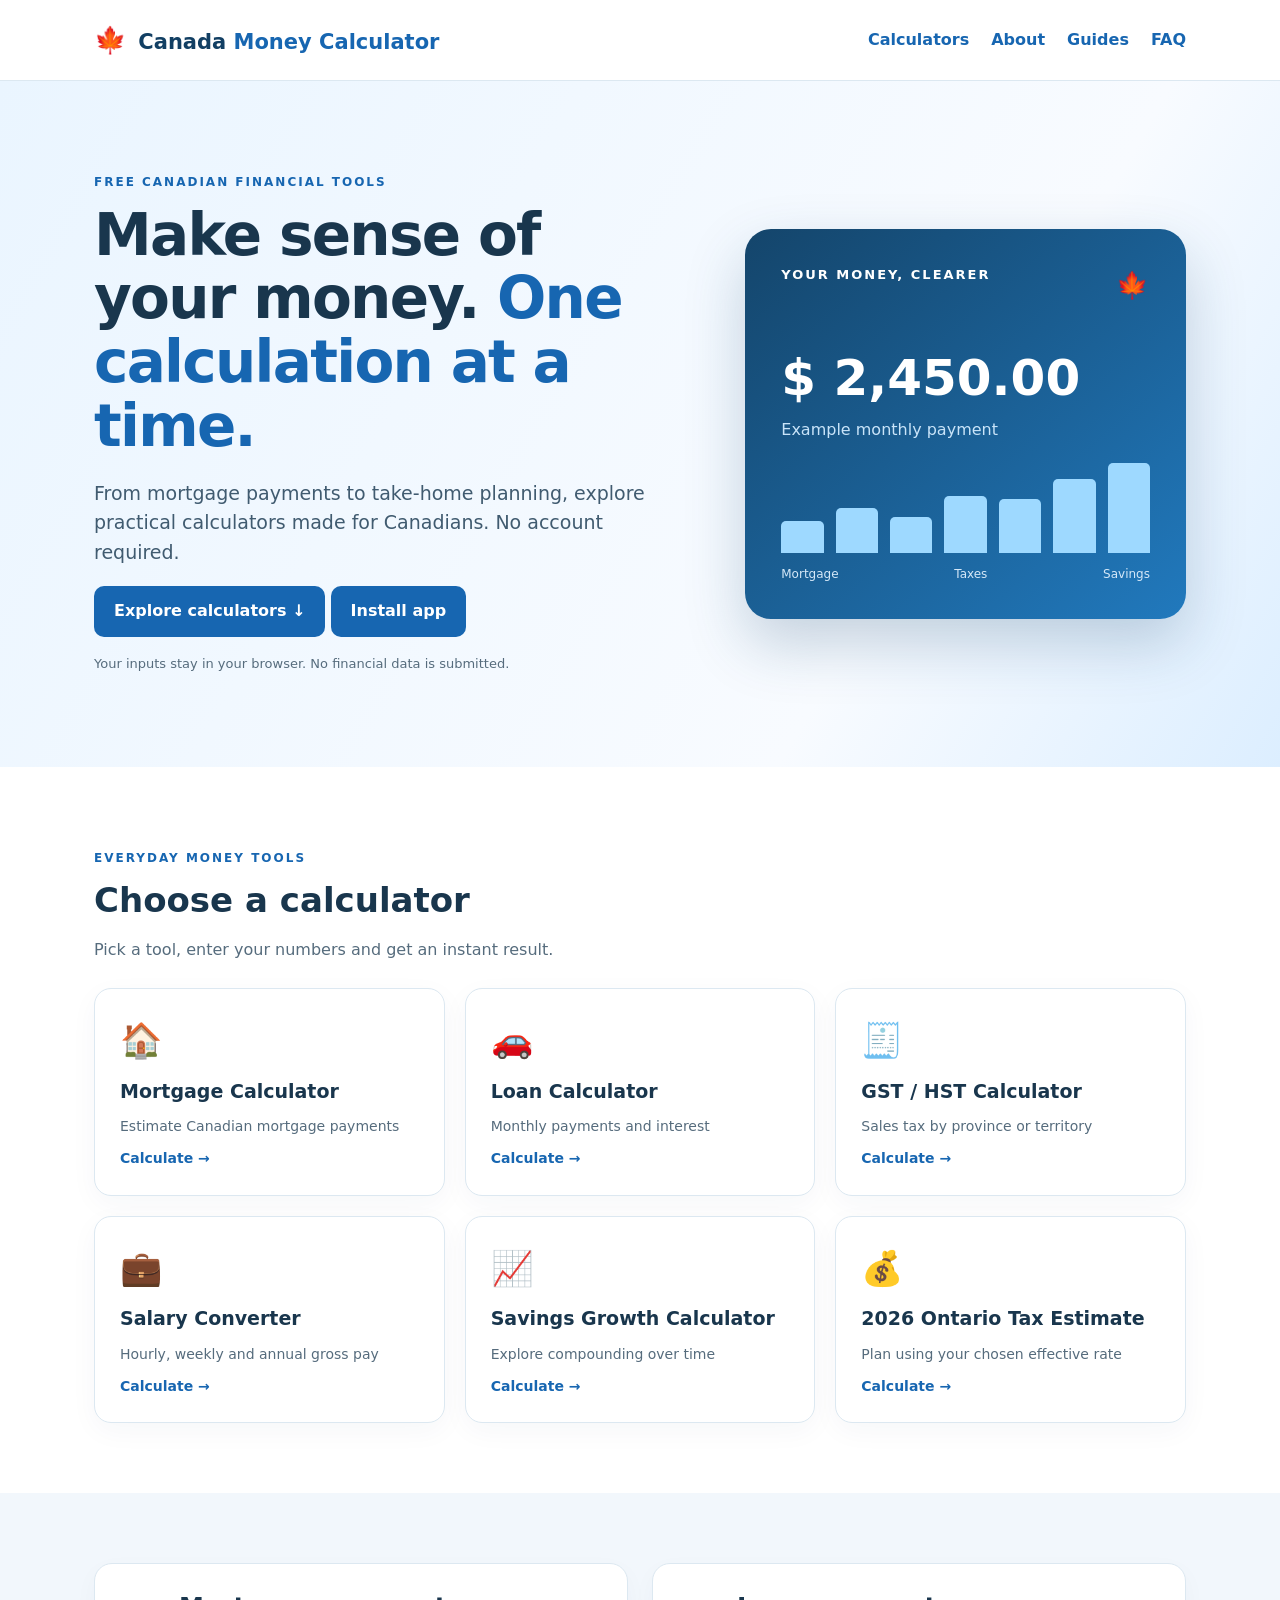
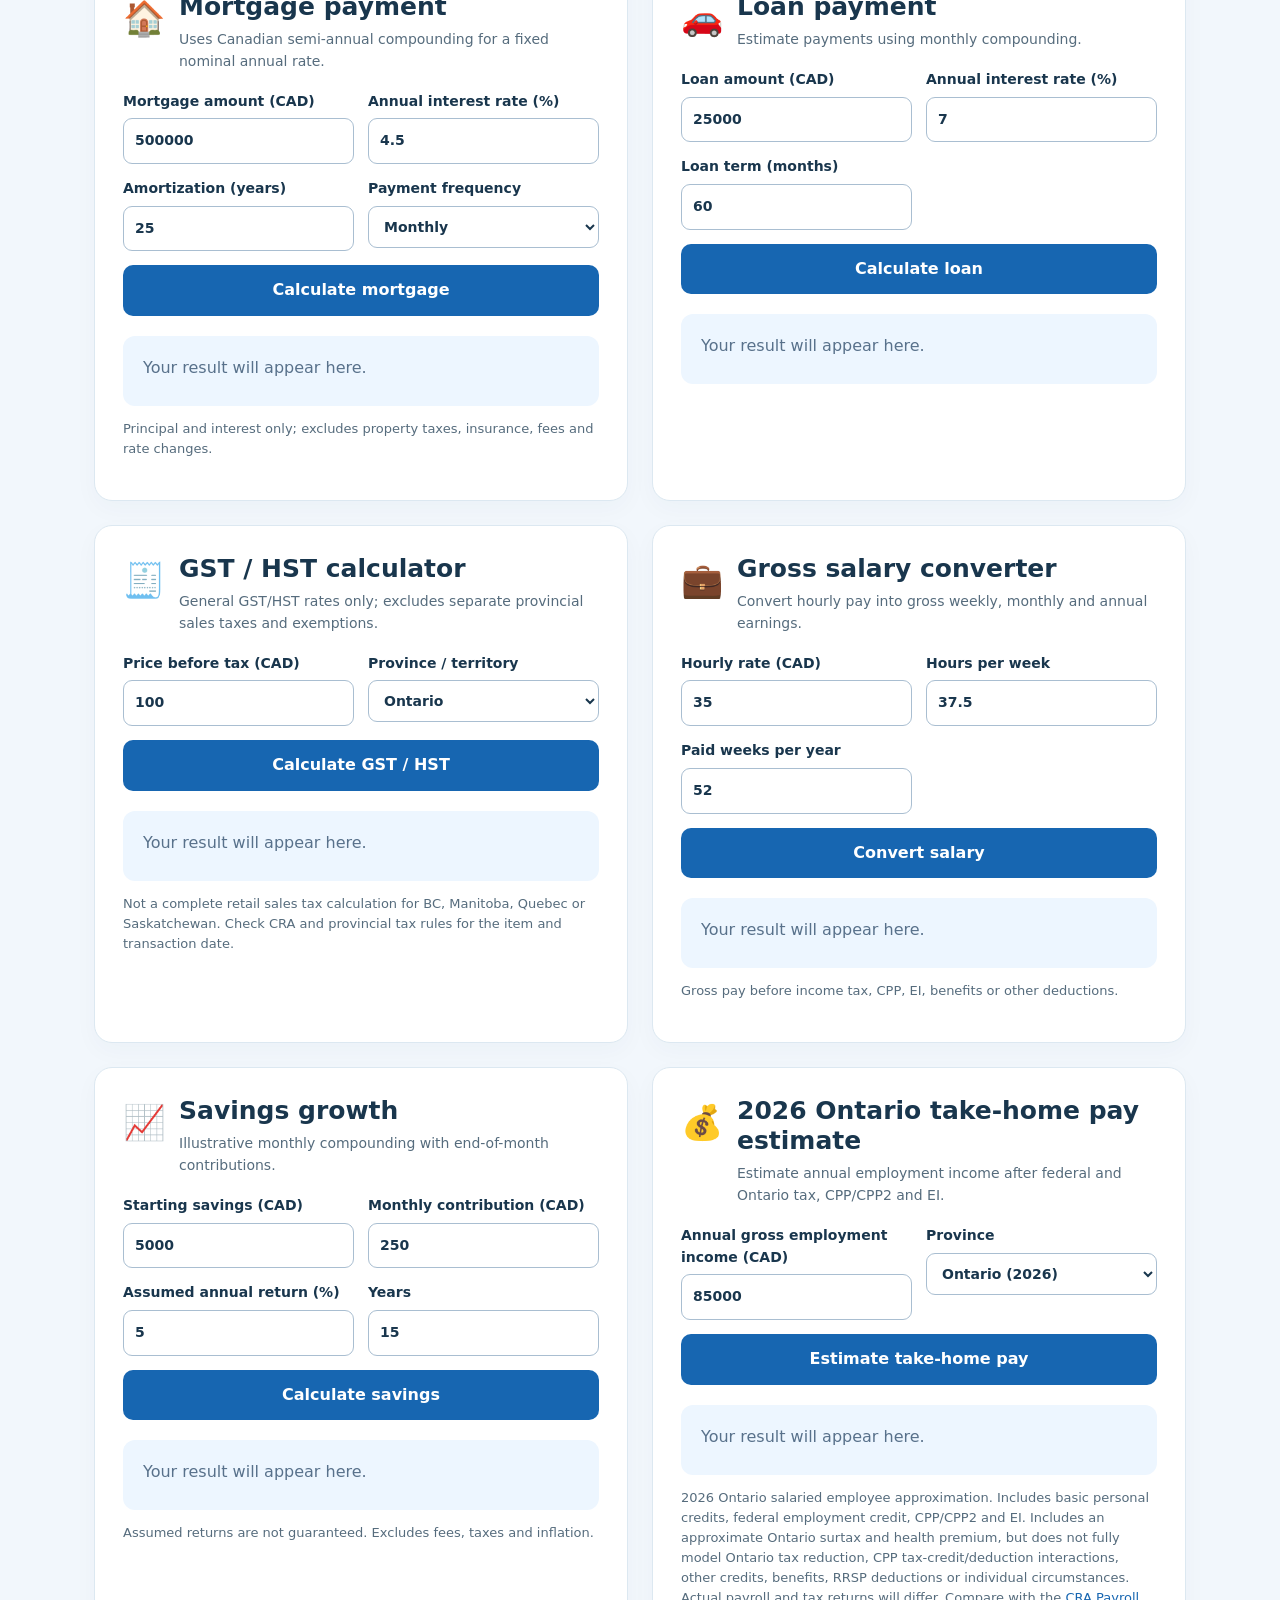
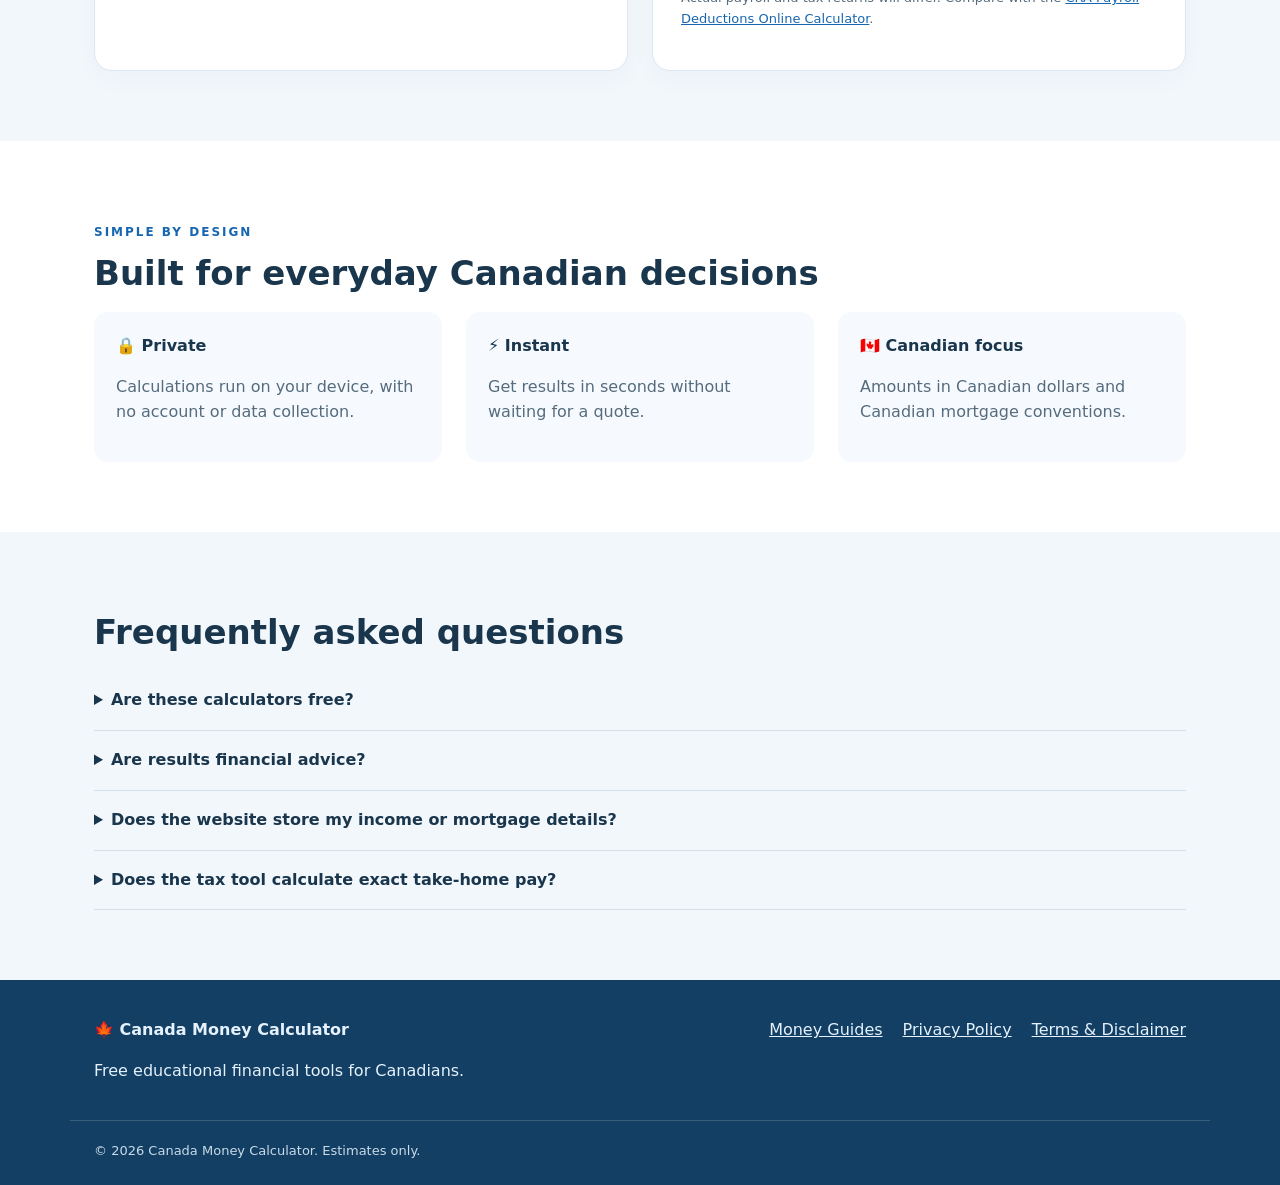
<file: index.html>
<!doctype html>
<html lang="en-CA"><head><meta charset="utf-8"><meta name="viewport" content="width=device-width,initial-scale=1"><meta name="theme-color" content="#123f63">
<title>Canada Money Calculator | Free Canadian Financial Calculators</title><meta name="description" content="Free Canadian mortgage, loan, GST/HST, salary, savings and Ontario tax-estimate calculators. Private, fast and easy to use."><link rel="canonical" href="https://canada-money-calculator.netlify.app/"><link rel="icon" type="image/svg+xml" href="favicon.svg"><link rel="stylesheet" href="styles.css"><script src="script.js" defer></script>
<script type="application/ld+json">{"@context":"https://schema.org","@type":"WebSite","name":"Canada Money Calculator","url":"https://canada-money-calculator.netlify.app/"}</script><link rel="manifest" href="/manifest.webmanifest"><link rel="apple-touch-icon" href="/app-icon.svg"></head>
<body><header class="site-header"><div class="wrap nav"><a class="brand" href="#top"><span class="brand-icon">🍁</span> Canada <span>Money Calculator</span></a><nav aria-label="Main navigation"><a href="#tools">Calculators</a><a href="#about">About</a><a href="guides.html">Guides</a><a href="#faq">FAQ</a></nav></div></header>
<main id="top"><section class="hero"><div class="wrap hero-layout"><div><p class="eyebrow">FREE CANADIAN FINANCIAL TOOLS</p><h1>Make sense of your money. <em>One calculation at a time.</em></h1><p class="lead">From mortgage payments to take-home planning, explore practical calculators made for Canadians. No account required.</p><a class="button" href="#tools">Explore calculators ↓</a> <button id="install-app" type="button" hidden>Install app</button><p class="muted">Your inputs stay in your browser. No financial data is submitted.</p></div><div class="hero-art" aria-hidden="true"><div class="art-top">YOUR MONEY, CLEARER <span>🍁</span></div><div class="art-amount">$ 2,450.00</div><div class="art-label">Example monthly payment</div><div class="art-bars"><i></i><i></i><i></i><i></i><i></i><i></i><i></i></div><div class="art-bottom"><span>Mortgage</span><span>Taxes</span><span>Savings</span></div></div></div></section>
<section class="wrap section" id="tools"><p class="eyebrow">EVERYDAY MONEY TOOLS</p><h2>Choose a calculator</h2><p class="section-intro">Pick a tool, enter your numbers and get an instant result.</p>
<div class="tool-grid">
<a class="tool-card" href="#mortgage"><span class="tool-icon">🏠</span><strong>Mortgage Calculator</strong><span>Estimate Canadian mortgage payments</span><b>Calculate →</b></a>
<a class="tool-card" href="#loan"><span class="tool-icon">🚗</span><strong>Loan Calculator</strong><span>Monthly payments and interest</span><b>Calculate →</b></a>
<a class="tool-card" href="#sales-tax"><span class="tool-icon">🧾</span><strong>GST / HST Calculator</strong><span>Sales tax by province or territory</span><b>Calculate →</b></a>
<a class="tool-card" href="#salary"><span class="tool-icon">💼</span><strong>Salary Converter</strong><span>Hourly, weekly and annual gross pay</span><b>Calculate →</b></a>
<a class="tool-card" href="#savings"><span class="tool-icon">📈</span><strong>Savings Growth Calculator</strong><span>Explore compounding over time</span><b>Calculate →</b></a>
<a class="tool-card" href="#tax"><span class="tool-icon">💰</span><strong>2026 Ontario Tax Estimate</strong><span>Plan using your chosen effective rate</span><b>Calculate →</b></a>
</div></section>
<section class="section soft"><div class="wrap calculators">
<article class="calc-card" id="mortgage"><div class="calc-heading"><span>🏠</span><div><h2>Mortgage payment</h2><p>Uses Canadian semi-annual compounding for a fixed nominal annual rate.</p></div></div><form data-calc="mortgage" class="form-grid"><label>Mortgage amount (CAD)<input name="principal" type="number" min="0" max="1000000000" step="0.01" value="500000" required></label><label>Annual interest rate (%)<input name="rate" type="number" min="0" max="100" step="0.01" value="4.5" required></label><label>Amortization (years)<input name="years" type="number" min="1" max="50" value="25" required></label><label>Payment frequency<select name="frequency"><option value="12">Monthly</option><option value="26">Biweekly</option><option value="52">Weekly</option></select></label><button type="submit">Calculate mortgage</button></form><div class="calc-result" data-result="mortgage" role="status" aria-live="polite"></div><p class="small">Principal and interest only; excludes property taxes, insurance, fees and rate changes.</p></article>
<article class="calc-card" id="loan"><div class="calc-heading"><span>🚗</span><div><h2>Loan payment</h2><p>Estimate payments using monthly compounding.</p></div></div><form data-calc="loan" class="form-grid"><label>Loan amount (CAD)<input name="principal" type="number" min="0" max="1000000000" step="0.01" value="25000" required></label><label>Annual interest rate (%)<input name="rate" type="number" min="0" max="100" step="0.01" value="7" required></label><label>Loan term (months)<input name="months" type="number" min="1" max="600" value="60" required></label><button type="submit">Calculate loan</button></form><div class="calc-result" data-result="loan" role="status" aria-live="polite"></div></article>
<article class="calc-card" id="sales-tax"><div class="calc-heading"><span>🧾</span><div><h2>GST / HST calculator</h2><p>General GST/HST rates only; excludes separate provincial sales taxes and exemptions.</p></div></div><form data-calc="sales-tax" class="form-grid"><label>Price before tax (CAD)<input name="amount" type="number" min="0" max="1000000000" step="0.01" value="100" required></label><label>Province / territory<select name="province"><option value="AB">Alberta</option><option value="BC">British Columbia</option><option value="MB">Manitoba</option><option value="NB">New Brunswick</option><option value="NL">Newfoundland and Labrador</option><option value="NT">Northwest Territories</option><option value="NS">Nova Scotia</option><option value="NU">Nunavut</option><option value="ON" selected>Ontario</option><option value="PE">Prince Edward Island</option><option value="QC">Quebec</option><option value="SK">Saskatchewan</option><option value="YT">Yukon</option></select></label><button type="submit">Calculate GST / HST</button></form><div class="calc-result" data-result="sales-tax" role="status" aria-live="polite"></div><p class="small">Not a complete retail sales tax calculation for BC, Manitoba, Quebec or Saskatchewan. Check CRA and provincial tax rules for the item and transaction date.</p></article>
<article class="calc-card" id="salary"><div class="calc-heading"><span>💼</span><div><h2>Gross salary converter</h2><p>Convert hourly pay into gross weekly, monthly and annual earnings.</p></div></div><form data-calc="salary" class="form-grid"><label>Hourly rate (CAD)<input name="hourly" type="number" min="0" max="1000000" step="0.01" value="35" required></label><label>Hours per week<input name="hours" type="number" min="0" max="168" step="0.5" value="37.5" required></label><label>Paid weeks per year<input name="weeks" type="number" min="1" max="53" step="1" value="52" required></label><button type="submit">Convert salary</button></form><div class="calc-result" data-result="salary" role="status" aria-live="polite"></div><p class="small">Gross pay before income tax, CPP, EI, benefits or other deductions.</p></article>
<article class="calc-card" id="savings"><div class="calc-heading"><span>📈</span><div><h2>Savings growth</h2><p>Illustrative monthly compounding with end-of-month contributions.</p></div></div><form data-calc="savings" class="form-grid"><label>Starting savings (CAD)<input name="initial" type="number" min="0" max="1000000000" step="0.01" value="5000" required></label><label>Monthly contribution (CAD)<input name="monthly" type="number" min="0" max="10000000" step="0.01" value="250" required></label><label>Assumed annual return (%)<input name="rate" type="number" min="-50" max="100" step="0.1" value="5" required></label><label>Years<input name="years" type="number" min="1" max="70" step="1" value="15" required></label><button type="submit">Calculate savings</button></form><div class="calc-result" data-result="savings" role="status" aria-live="polite"></div><p class="small">Assumed returns are not guaranteed. Excludes fees, taxes and inflation.</p></article>
<article class="calc-card" id="tax"><div class="calc-heading"><span>💰</span><div><h2>2026 Ontario take-home pay estimate</h2><p>Estimate annual employment income after federal and Ontario tax, CPP/CPP2 and EI.</p></div></div><form data-calc="tax" class="form-grid"><label>Annual gross employment income (CAD)<input name="income" type="number" min="0" max="1000000000" step="0.01" value="85000" required></label><label>Province<select name="province"><option value="ON">Ontario (2026)</option></select></label><button type="submit">Estimate take-home pay</button></form><div class="calc-result" data-result="tax" role="status" aria-live="polite"></div><p class="small">2026 Ontario salaried employee approximation. Includes basic personal credits, federal employment credit, CPP/CPP2 and EI. Includes an approximate Ontario surtax and health premium, but does not fully model Ontario tax reduction, CPP tax-credit/deduction interactions, other credits, benefits, RRSP deductions or individual circumstances. Actual payroll and tax returns will differ. Compare with the <a href="https://www.canada.ca/en/revenue-agency/services/e-services/digital-services-businesses/payroll-deductions-online-calculator.html" rel="noopener noreferrer" target="_blank">CRA Payroll Deductions Online Calculator</a>.</p></article>
</div></section>
<section class="wrap section" id="about"><p class="eyebrow">SIMPLE BY DESIGN</p><h2>Built for everyday Canadian decisions</h2><div class="feature-grid"><div><strong>🔒 Private</strong><p>Calculations run on your device, with no account or data collection.</p></div><div><strong>⚡ Instant</strong><p>Get results in seconds without waiting for a quote.</p></div><div><strong>🇨🇦 Canadian focus</strong><p>Amounts in Canadian dollars and Canadian mortgage conventions.</p></div></div></section>
<section class="section soft" id="faq"><div class="wrap"><h2>Frequently asked questions</h2><details><summary>Are these calculators free?</summary><p>Yes. You can use them without signing up.</p></details><details><summary>Are results financial advice?</summary><p>No. They are general educational estimates, not tax, investment, lending or financial advice.</p></details><details><summary>Does the website store my income or mortgage details?</summary><p>No. Calculator inputs are processed locally in your browser.</p></details><details><summary>Does the tax tool calculate exact take-home pay?</summary><p>No. The Ontario tool estimates 2026 federal and provincial income tax, CPP and EI for a typical salaried employee. It does not include every credit, deduction or payroll rule. Use the CRA Payroll Deductions Online Calculator for payroll-specific results.</p></details></div></section>
</main><footer><div class="wrap footer-layout"><div><strong>🍁 Canada Money Calculator</strong><p>Free educational financial tools for Canadians.</p></div><div><a href="guides.html">Money Guides</a><a href="privacy.html">Privacy Policy</a><a href="terms.html">Terms & Disclaimer</a></div></div><div class="wrap copyright">© <span id="year"></span> Canada Money Calculator. Estimates only.</div></footer><script>if("serviceWorker" in navigator){window.addEventListener("load",()=>navigator.serviceWorker.register("/sw.js").catch(()=>{}));}</script><script>let installPrompt;window.addEventListener("beforeinstallprompt",e=>{e.preventDefault();installPrompt=e;const b=document.getElementById("install-app");if(b)b.hidden=false;});document.getElementById("install-app")?.addEventListener("click",async()=>{if(!installPrompt)return;installPrompt.prompt();await installPrompt.userChoice;installPrompt=null;document.getElementById("install-app").hidden=true;});window.addEventListener("appinstalled",()=>{const b=document.getElementById("install-app");if(b)b.hidden=true;});</script></body></html>
</file>
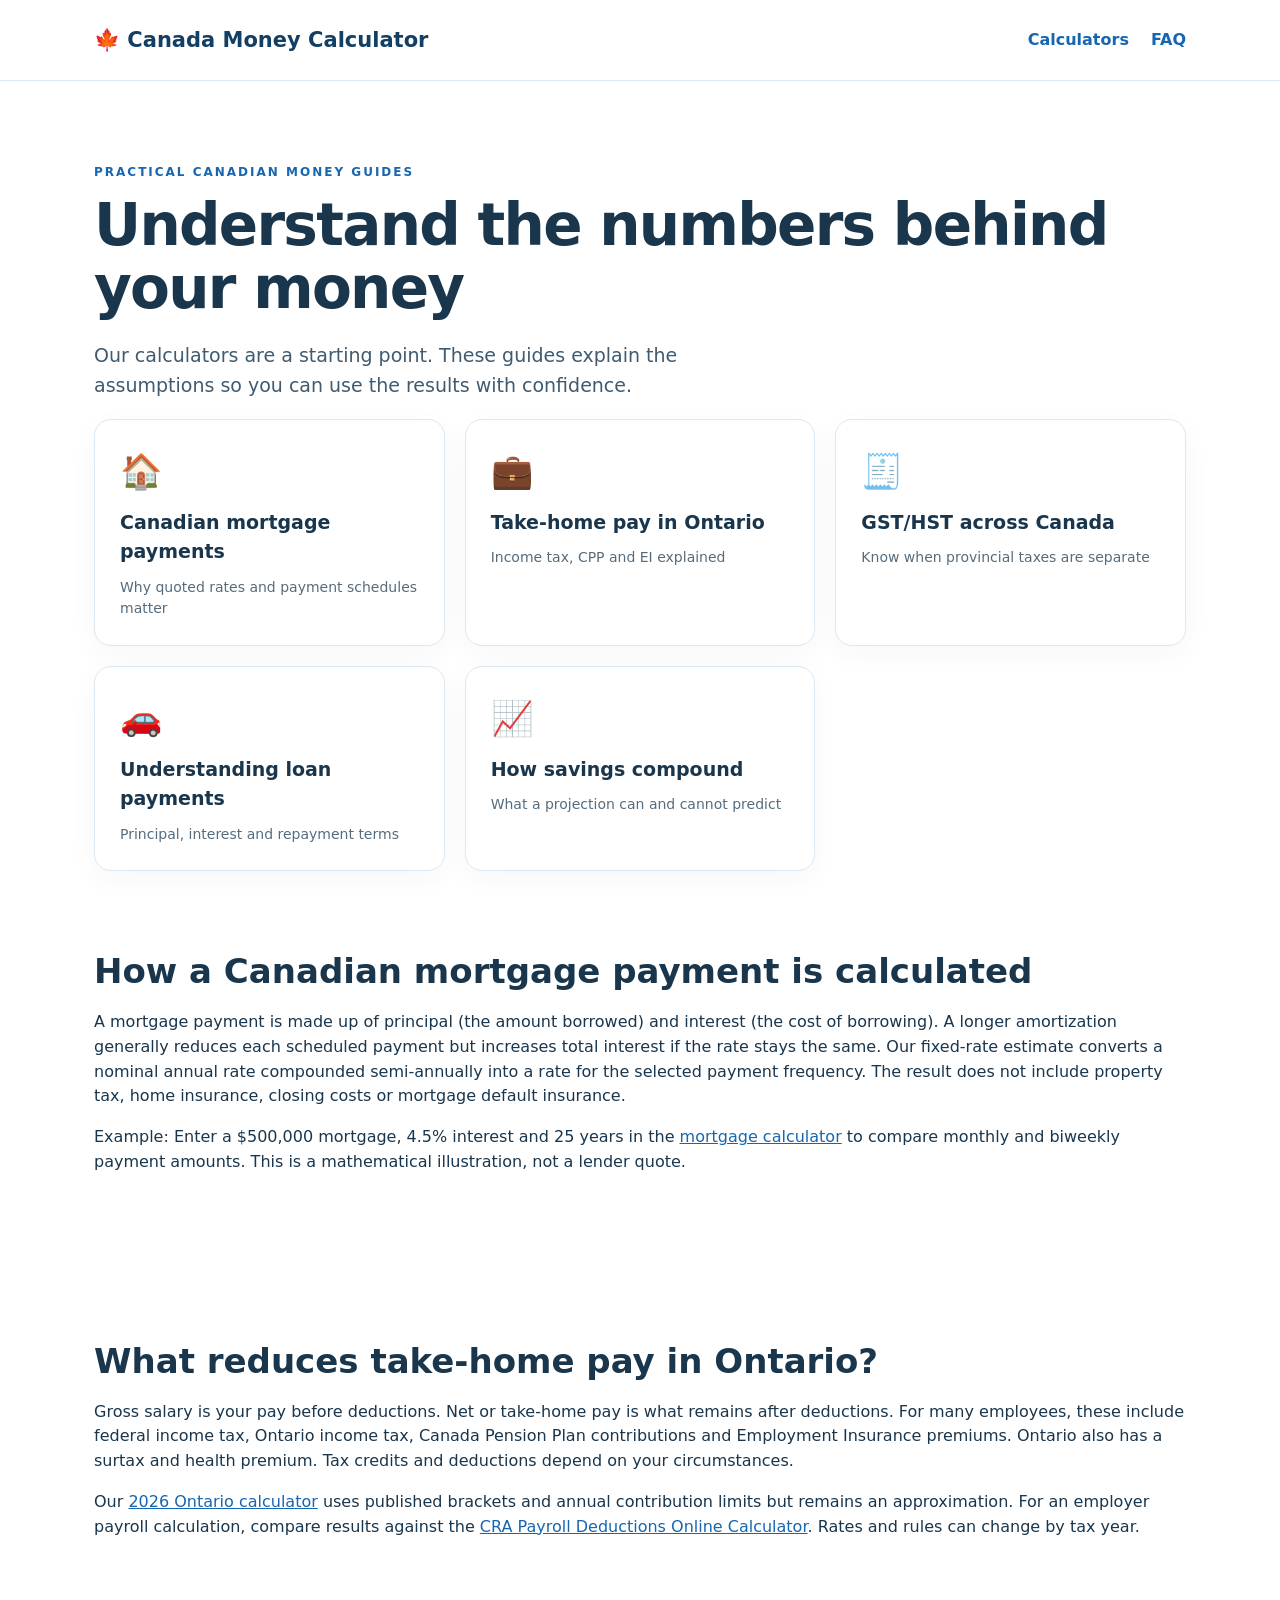
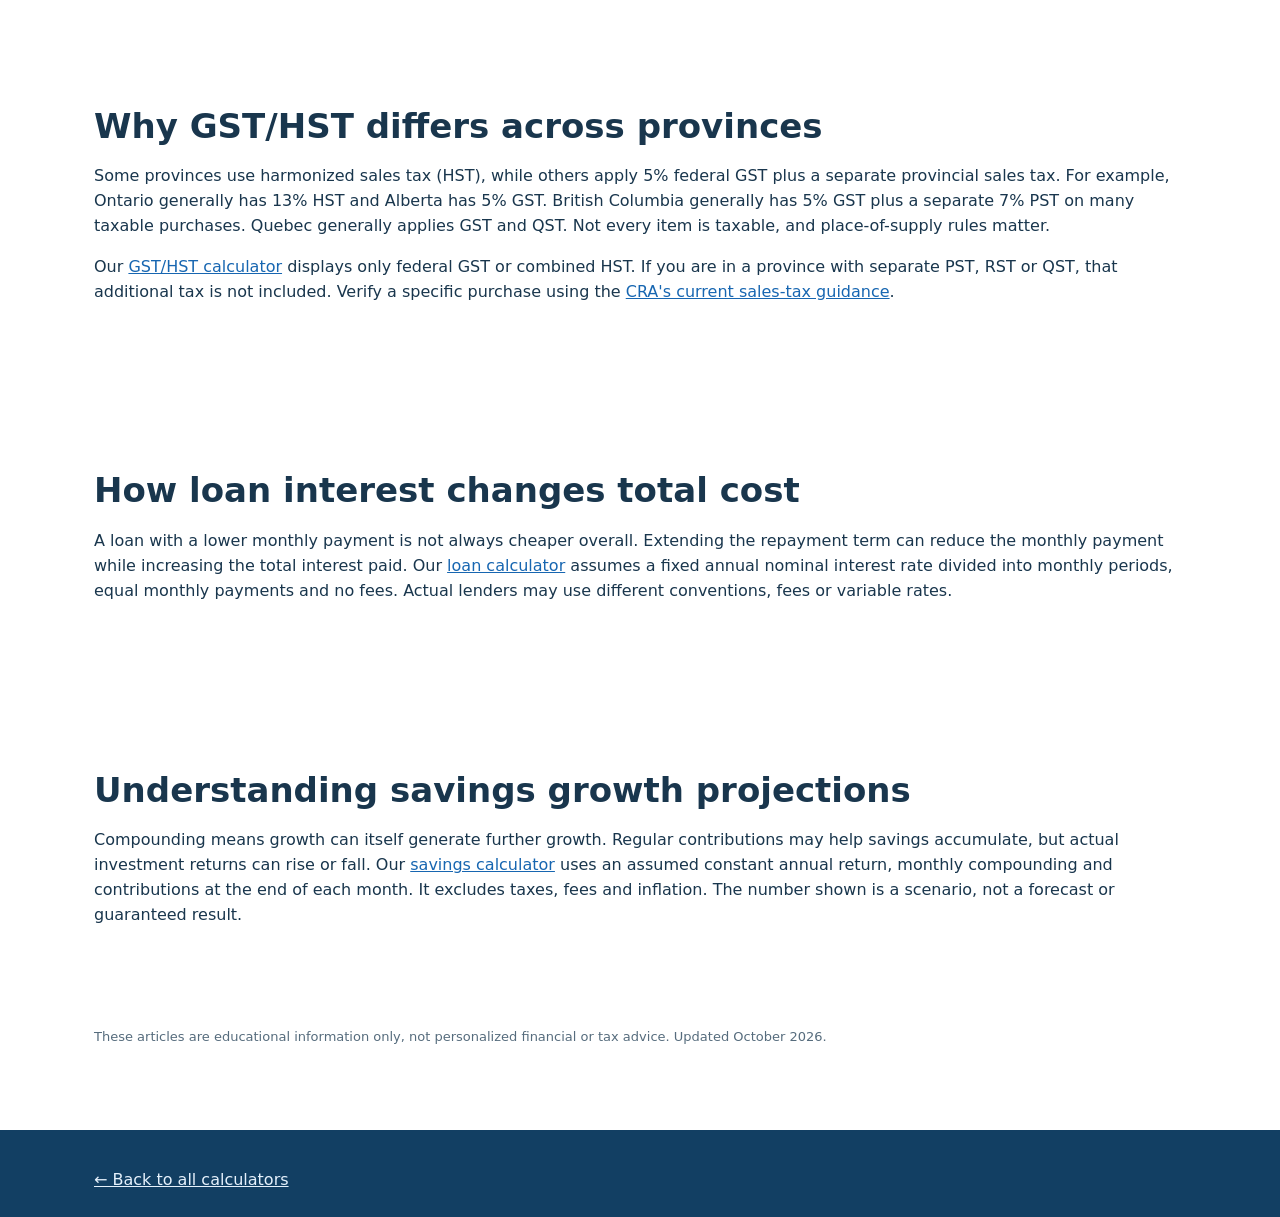
<file: guides.html>
<!doctype html><html lang="en-CA"><head><meta charset="utf-8"><meta name="viewport" content="width=device-width,initial-scale=1"><title>Canadian Money Guides | Mortgage, Tax, GST/HST and Savings</title><meta name="description" content="Understand Canadian mortgage payments, take-home pay, GST/HST, loan interest and savings growth with plain-language examples."><link rel="canonical" href="https://canada-money-calculator.netlify.app/guides.html"><link rel="stylesheet" href="styles.css"><link rel="icon" href="favicon.svg" type="image/svg+xml"><link rel="manifest" href="/manifest.webmanifest"><link rel="apple-touch-icon" href="/app-icon.svg"></head><body><header class="site-header"><div class="wrap nav"><a class="brand" href="index.html">🍁 Canada Money Calculator</a><nav><a href="index.html#tools">Calculators</a><a href="index.html#faq">FAQ</a></nav></div></header><main class="wrap section"><p class="eyebrow">PRACTICAL CANADIAN MONEY GUIDES</p><h1>Understand the numbers behind your money</h1><p class="lead">Our calculators are a starting point. These guides explain the assumptions so you can use the results with confidence.</p><div class="tool-grid"><a class="tool-card" href="#mortgage"><span class="tool-icon">🏠</span><strong>Canadian mortgage payments</strong><span>Why quoted rates and payment schedules matter</span></a><a class="tool-card" href="#tax"><span class="tool-icon">💼</span><strong>Take-home pay in Ontario</strong><span>Income tax, CPP and EI explained</span></a><a class="tool-card" href="#gst"><span class="tool-icon">🧾</span><strong>GST/HST across Canada</strong><span>Know when provincial taxes are separate</span></a><a class="tool-card" href="#loan"><span class="tool-icon">🚗</span><strong>Understanding loan payments</strong><span>Principal, interest and repayment terms</span></a><a class="tool-card" href="#savings"><span class="tool-icon">📈</span><strong>How savings compound</strong><span>What a projection can and cannot predict</span></a></div><article id="mortgage" class="section"><h2>How a Canadian mortgage payment is calculated</h2><p>A mortgage payment is made up of principal (the amount borrowed) and interest (the cost of borrowing). A longer amortization generally reduces each scheduled payment but increases total interest if the rate stays the same. Our fixed-rate estimate converts a nominal annual rate compounded semi-annually into a rate for the selected payment frequency. The result does not include property tax, home insurance, closing costs or mortgage default insurance.</p><p>Example: Enter a $500,000 mortgage, 4.5% interest and 25 years in the <a href="index.html#mortgage">mortgage calculator</a> to compare monthly and biweekly payment amounts. This is a mathematical illustration, not a lender quote.</p></article><article id="tax" class="section"><h2>What reduces take-home pay in Ontario?</h2><p>Gross salary is your pay before deductions. Net or take-home pay is what remains after deductions. For many employees, these include federal income tax, Ontario income tax, Canada Pension Plan contributions and Employment Insurance premiums. Ontario also has a surtax and health premium. Tax credits and deductions depend on your circumstances.</p><p>Our <a href="index.html#tax">2026 Ontario calculator</a> uses published brackets and annual contribution limits but remains an approximation. For an employer payroll calculation, compare results against the <a href="https://www.canada.ca/en/revenue-agency/services/e-services/digital-services-businesses/payroll-deductions-online-calculator.html">CRA Payroll Deductions Online Calculator</a>. Rates and rules can change by tax year.</p></article><article id="gst" class="section"><h2>Why GST/HST differs across provinces</h2><p>Some provinces use harmonized sales tax (HST), while others apply 5% federal GST plus a separate provincial sales tax. For example, Ontario generally has 13% HST and Alberta has 5% GST. British Columbia generally has 5% GST plus a separate 7% PST on many taxable purchases. Quebec generally applies GST and QST. Not every item is taxable, and place-of-supply rules matter.</p><p>Our <a href="index.html#sales-tax">GST/HST calculator</a> displays only federal GST or combined HST. If you are in a province with separate PST, RST or QST, that additional tax is not included. Verify a specific purchase using the <a href="https://www.canada.ca/en/revenue-agency/services/tax/businesses/topics/gst-hst-businesses/charge-collect-which-rate.html">CRA's current sales-tax guidance</a>.</p></article><article id="loan" class="section"><h2>How loan interest changes total cost</h2><p>A loan with a lower monthly payment is not always cheaper overall. Extending the repayment term can reduce the monthly payment while increasing the total interest paid. Our <a href="index.html#loan">loan calculator</a> assumes a fixed annual nominal interest rate divided into monthly periods, equal monthly payments and no fees. Actual lenders may use different conventions, fees or variable rates.</p></article><article id="savings" class="section"><h2>Understanding savings growth projections</h2><p>Compounding means growth can itself generate further growth. Regular contributions may help savings accumulate, but actual investment returns can rise or fall. Our <a href="index.html#savings">savings calculator</a> uses an assumed constant annual return, monthly compounding and contributions at the end of each month. It excludes taxes, fees and inflation. The number shown is a scenario, not a forecast or guaranteed result.</p></article><p class="small">These articles are educational information only, not personalized financial or tax advice. Updated October 2026.</p></main><footer><div class="wrap"><a href="index.html">← Back to all calculators</a></div></footer><script>if("serviceWorker" in navigator){window.addEventListener("load",()=>navigator.serviceWorker.register("/sw.js").catch(()=>{}));}</script></body></html>
</file>
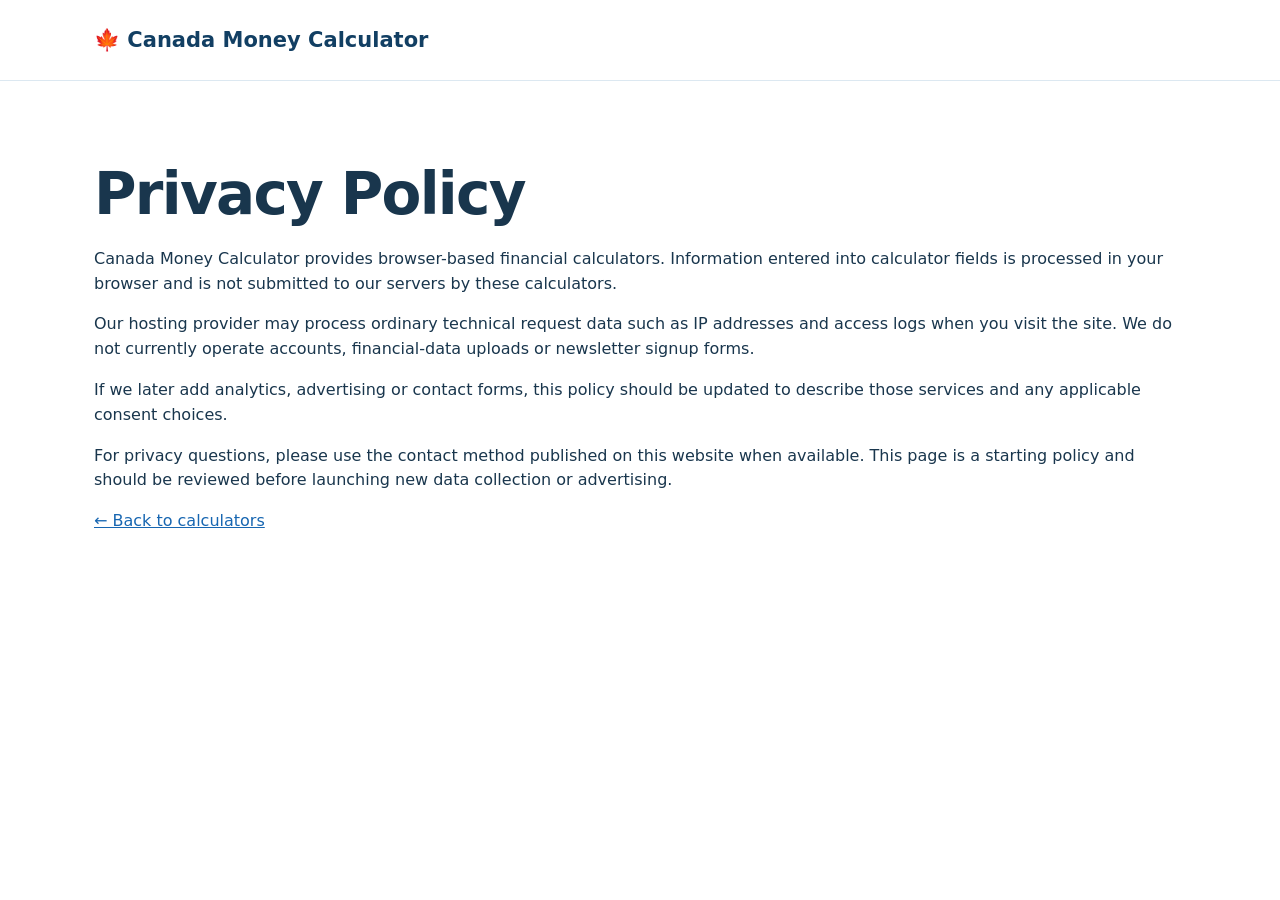
<file: privacy.html>
<!doctype html><html lang="en-CA"><head><meta charset="utf-8"><meta name="viewport" content="width=device-width,initial-scale=1"><title>Privacy Policy | Canada Money Calculator</title><link rel="stylesheet" href="styles.css"><link rel="icon" href="favicon.svg" type="image/svg+xml"><link rel="manifest" href="/manifest.webmanifest"><link rel="apple-touch-icon" href="/app-icon.svg"></head><body><header class="site-header"><div class="wrap nav"><a class="brand" href="index.html">🍁 Canada Money Calculator</a></div></header><main class="wrap section"><h1>Privacy Policy</h1><p>Canada Money Calculator provides browser-based financial calculators. Information entered into calculator fields is processed in your browser and is not submitted to our servers by these calculators.</p><p>Our hosting provider may process ordinary technical request data such as IP addresses and access logs when you visit the site. We do not currently operate accounts, financial-data uploads or newsletter signup forms.</p><p>If we later add analytics, advertising or contact forms, this policy should be updated to describe those services and any applicable consent choices.</p><p>For privacy questions, please use the contact method published on this website when available. This page is a starting policy and should be reviewed before launching new data collection or advertising.</p><p><a href="index.html">← Back to calculators</a></p></main><script>if("serviceWorker" in navigator){window.addEventListener("load",()=>navigator.serviceWorker.register("/sw.js").catch(()=>{}));}</script></body></html>
</file>
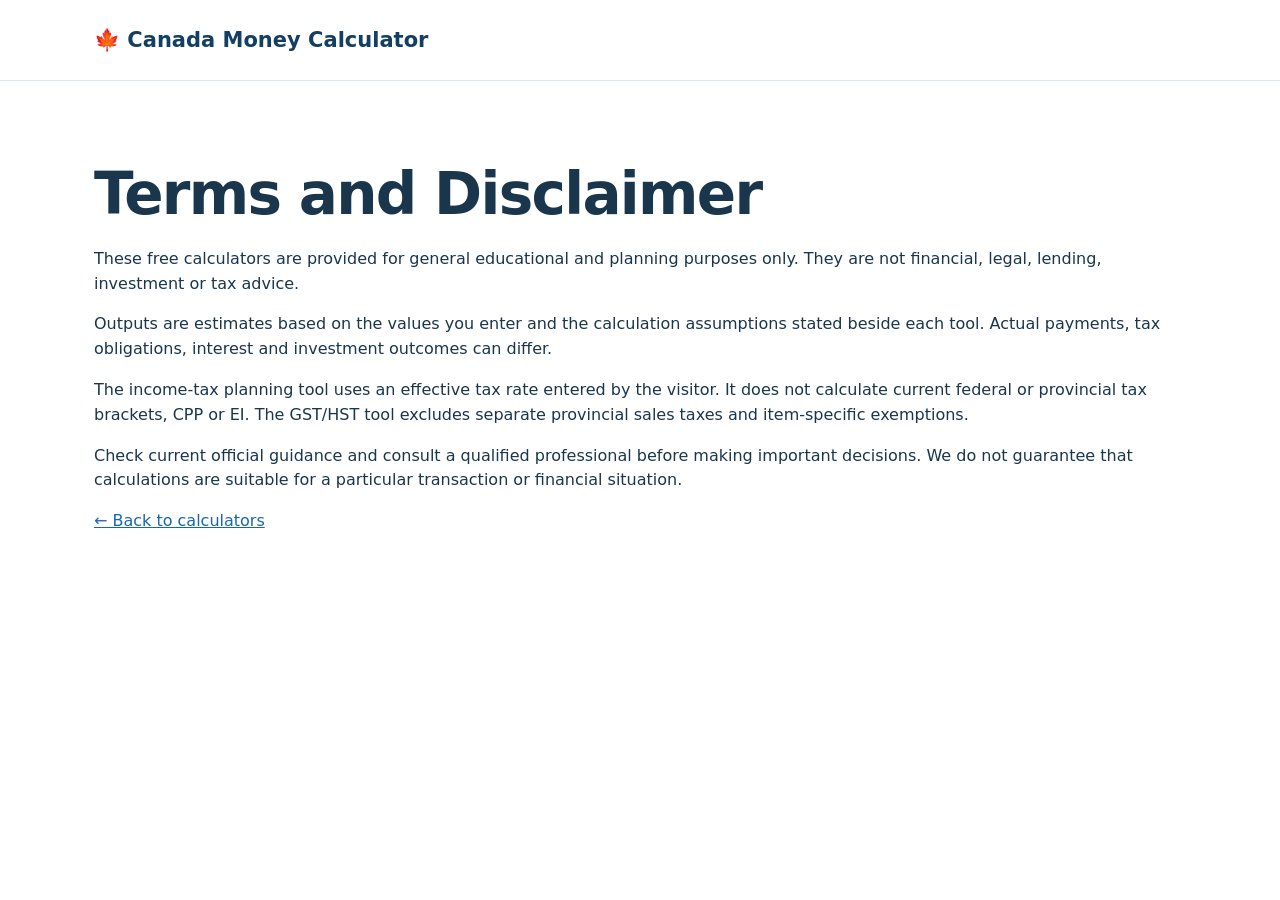
<file: terms.html>
<!doctype html><html lang="en-CA"><head><meta charset="utf-8"><meta name="viewport" content="width=device-width,initial-scale=1"><title>Terms and Disclaimer | Canada Money Calculator</title><link rel="stylesheet" href="styles.css"><link rel="icon" href="favicon.svg" type="image/svg+xml"><link rel="manifest" href="/manifest.webmanifest"><link rel="apple-touch-icon" href="/app-icon.svg"></head><body><header class="site-header"><div class="wrap nav"><a class="brand" href="index.html">🍁 Canada Money Calculator</a></div></header><main class="wrap section"><h1>Terms and Disclaimer</h1><p>These free calculators are provided for general educational and planning purposes only. They are not financial, legal, lending, investment or tax advice.</p><p>Outputs are estimates based on the values you enter and the calculation assumptions stated beside each tool. Actual payments, tax obligations, interest and investment outcomes can differ.</p><p>The income-tax planning tool uses an effective tax rate entered by the visitor. It does not calculate current federal or provincial tax brackets, CPP or EI. The GST/HST tool excludes separate provincial sales taxes and item-specific exemptions.</p><p>Check current official guidance and consult a qualified professional before making important decisions. We do not guarantee that calculations are suitable for a particular transaction or financial situation.</p><p><a href="index.html">← Back to calculators</a></p></main><script>if("serviceWorker" in navigator){window.addEventListener("load",()=>navigator.serviceWorker.register("/sw.js").catch(()=>{}));}</script></body></html>
</file>
<file: styles.css>
:root{--navy:#123f63;--ink:#19364d;--blue:#1766b1;--light:#f2f7fc;--border:#dce8f1;--muted:#566c7d}*{box-sizing:border-box}html{scroll-behavior:smooth}body{margin:0;font:16px/1.55 system-ui,-apple-system,"Segoe UI",sans-serif;color:var(--ink);background:#fff}a{color:var(--blue)}.wrap{max-width:1140px;margin:auto;padding:0 24px}.site-header{background:white;border-bottom:1px solid var(--border)}.nav{min-height:80px;display:flex;align-items:center;justify-content:space-between;gap:18px}.brand{font-size:21px;font-weight:850;text-decoration:none;color:var(--navy)}.brand span:not(.brand-icon){color:var(--blue)}.brand-icon{font-size:26px;margin-right:5px}nav{display:flex;gap:22px;flex-wrap:wrap}nav a{font-weight:650;text-decoration:none}.hero{background:linear-gradient(120deg,#eaf5ff,#f8fbff 70%,#dceeff);padding:80px 0}.hero-layout{display:grid;grid-template-columns:1.15fr .85fr;align-items:center;gap:55px}h1{font-size:clamp(35px,4.6vw,58px);line-height:1.1;letter-spacing:-1.7px;margin:12px 0 20px}h1 em{color:var(--blue);font-style:normal}h2{font-size:clamp(25px,3vw,34px);line-height:1.2;margin:10px 0 18px}.eyebrow{font-size:12px;font-weight:850;letter-spacing:2px;color:var(--blue)}.lead{font-size:19px;color:#405b70;max-width:620px}.button,button{display:inline-block;border:0;background:var(--blue);color:#fff;border-radius:10px;padding:13px 20px;font:inherit;font-weight:750;cursor:pointer;text-decoration:none}.button:hover,button:hover{background:#124e87}.muted,.small{color:var(--muted);font-size:13px}.hero .muted{margin-top:17px}.hero-art{background:linear-gradient(140deg,#14456b,#2179bd);border-radius:26px;color:#fff;padding:36px;min-height:335px;box-shadow:0 25px 60px #17486e3a}.art-top{font-size:13px;font-weight:800;letter-spacing:2px;display:flex;justify-content:space-between}.art-top span{font-size:26px}.art-amount{font-size:clamp(32px,4vw,50px);font-weight:800;margin-top:35px}.art-label{color:#c9e4f9}.art-bars{display:flex;align-items:flex-end;gap:12px;height:90px;margin-top:20px}.art-bars i{display:block;flex:1;background:#9ed9ff;border-radius:5px 5px 0 0;height:35%}.art-bars i:nth-child(2){height:49%}.art-bars i:nth-child(3){height:40%}.art-bars i:nth-child(4){height:63%}.art-bars i:nth-child(5){height:60%}.art-bars i:nth-child(6){height:82%}.art-bars i:nth-child(7){height:100%}.art-bottom{display:flex;justify-content:space-between;font-size:12px;color:#d5e8f8;margin-top:12px}.section{padding-top:70px;padding-bottom:70px}.section-intro{color:var(--muted);margin-bottom:25px}.tool-grid{display:grid;grid-template-columns:repeat(3,minmax(0,1fr));gap:20px}.tool-card{display:flex;flex-direction:column;gap:10px;background:white;border:1px solid var(--border);border-radius:17px;padding:25px;text-decoration:none;color:var(--ink);box-shadow:0 8px 28px #123f630a;transition:transform .2s,box-shadow .2s}.tool-card:hover{transform:translateY(-4px);box-shadow:0 14px 30px #123f631e}.tool-card strong{font-size:19px}.tool-card span:not(.tool-icon){color:var(--muted);font-size:14px}.tool-card b{color:var(--blue);font-size:14px;margin-top:auto}.tool-icon{font-size:34px}.soft{background:var(--light)}.calculators{display:grid;grid-template-columns:repeat(2,minmax(0,1fr));gap:24px}.calc-card{scroll-margin-top:22px;background:white;border:1px solid var(--border);border-radius:18px;padding:28px;box-shadow:0 8px 25px #123f6308}.calc-heading{display:flex;gap:14px;align-items:flex-start}.calc-heading>span{font-size:34px}.calc-heading h2{font-size:25px;margin:0 0 7px}.calc-heading p{margin:0 0 18px;color:var(--muted);font-size:14px}.form-grid{display:grid;grid-template-columns:1fr 1fr;gap:14px}.form-grid label{font-size:14px;font-weight:700}.form-grid input,.form-grid select{display:block;width:100%;padding:11px;margin-top:6px;border:1px solid #a9bed1;border-radius:9px;font:inherit;color:var(--ink);background:white}.form-grid button{grid-column:1/-1}.calc-result{margin-top:20px;border-radius:12px;background:#edf6ff;padding:20px;min-height:70px}.calc-result:empty:before{content:"Your result will appear here.";color:#58718b}.result-heading{font-weight:750;margin-bottom:10px}.result-row{display:flex;justify-content:space-between;gap:14px;border-top:1px solid #cfe2f1;padding:9px 0;font-size:14px}.result-row strong{text-align:right}.result-row.primary{font-size:17px;color:#104e83}.result-note{font-size:13px;color:var(--muted);margin-bottom:0}.feature-grid{display:grid;grid-template-columns:repeat(3,1fr);gap:24px}.feature-grid>div{background:#f6faff;border-radius:14px;padding:22px}.feature-grid p{color:var(--muted)}details{border-bottom:1px solid #d3e1ed;padding:17px 0}summary{cursor:pointer;font-weight:750}details p{color:var(--muted)}footer{background:#123f63;color:#e5f1fc;padding:38px 0 24px}footer a{color:#e5f1fc}.footer-layout{display:flex;justify-content:space-between;gap:25px}.footer-layout>div:last-child{display:flex;gap:20px}.copyright{border-top:1px solid #ffffff29;margin-top:20px;padding-top:20px;font-size:13px;color:#c9dbe9}a:focus-visible,button:focus-visible,input:focus-visible,select:focus-visible,summary:focus-visible{outline:3px solid #f1b94b;outline-offset:3px}@media(max-width:850px){.hero-layout{grid-template-columns:1fr}.hero-art{max-width:560px}.tool-grid{grid-template-columns:repeat(2,1fr)}.calculators{grid-template-columns:1fr}}@media(max-width:560px){.wrap{padding:0 17px}.nav{flex-wrap:wrap;padding-top:15px;padding-bottom:15px}.brand{font-size:18px}nav{gap:15px;font-size:14px}.hero{padding:45px 0}.hero-art{min-height:280px;padding:25px}.tool-grid,.feature-grid{grid-template-columns:1fr}.form-grid{grid-template-columns:1fr}.calc-card{padding:21px}.footer-layout{flex-direction:column}.footer-layout>div:last-child{flex-wrap:wrap}}
</file>
